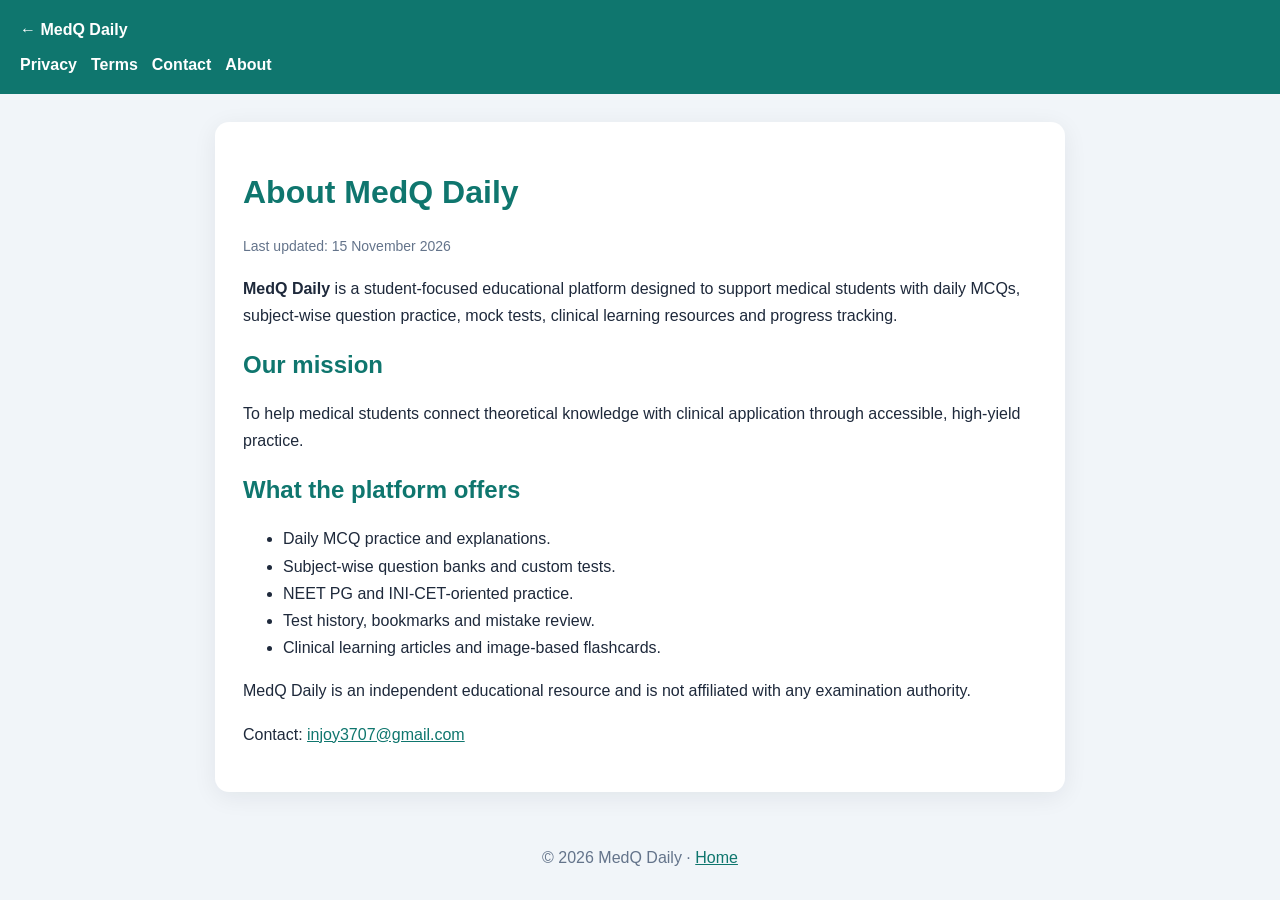
<file: about.html>
<!doctype html><html lang="en"><head><meta charset="utf-8"><meta name="viewport" content="width=device-width,initial-scale=1"><meta name="robots" content="index,follow"><link rel="icon" href="data:,"><title>About MedQ Daily | MedQ Daily</title><meta name="description" content="About the free medical MCQ and exam preparation platform MedQ Daily."><style>*{box-sizing:border-box}body{margin:0;background:#f1f5f9;color:#1e293b;font:16px/1.7 Arial,sans-serif}header{background:#0f766e;color:white;padding:16px 20px}header a{color:white;text-decoration:none;font-weight:bold}main{max-width:850px;margin:28px auto;padding:28px;background:white;border-radius:14px;box-shadow:0 5px 25px #0f172a12}h1,h2,h3{color:#0f766e;line-height:1.3}a{color:#0f766e}.muted{color:#64748b;font-size:14px}footer{text-align:center;padding:24px;color:#64748b}nav{display:flex;flex-wrap:wrap;gap:14px;margin-top:8px}@media(max-width:600px){main{margin:14px;padding:20px}}</style></head><body><header><a href="index.html">← MedQ Daily</a><nav><a href="privacy-policy.html">Privacy</a><a href="terms.html">Terms</a><a href="contact.html">Contact</a><a href="about.html">About</a></nav></header><main><h1>About MedQ Daily</h1><p class="muted">Last updated: 15 November 2026</p><p><strong>MedQ Daily</strong> is a student-focused educational platform designed to support medical students with daily MCQs, subject-wise question practice, mock tests, clinical learning resources and progress tracking.</p><h2>Our mission</h2><p>To help medical students connect theoretical knowledge with clinical application through accessible, high-yield practice.</p><h2>What the platform offers</h2><ul><li>Daily MCQ practice and explanations.</li><li>Subject-wise question banks and custom tests.</li><li>NEET PG and INI-CET-oriented practice.</li><li>Test history, bookmarks and mistake review.</li><li>Clinical learning articles and image-based flashcards.</li></ul><p>MedQ Daily is an independent educational resource and is not affiliated with any examination authority.</p><p>Contact: <a href="mailto:injoy3707@gmail.com">injoy3707@gmail.com</a></p></main><footer>© 2026 MedQ Daily · <a href="index.html">Home</a></footer></body></html>
</file>
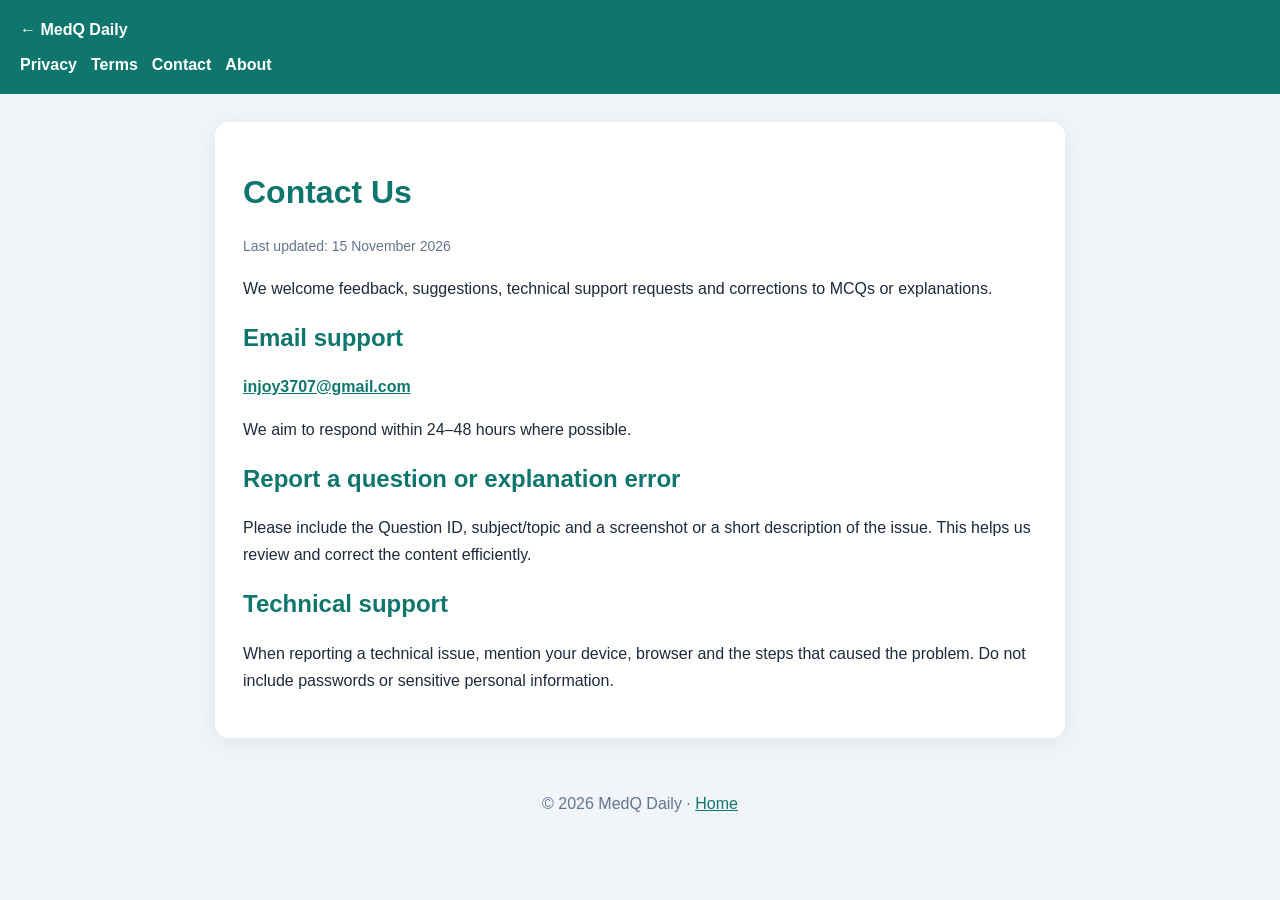
<file: contact.html>
<!doctype html><html lang="en"><head><meta charset="utf-8"><meta name="viewport" content="width=device-width,initial-scale=1"><meta name="robots" content="index,follow"><link rel="icon" href="data:,"><title>Contact Us | MedQ Daily</title><meta name="description" content="Contact MedQ Daily for support, suggestions and corrections."><style>*{box-sizing:border-box}body{margin:0;background:#f1f5f9;color:#1e293b;font:16px/1.7 Arial,sans-serif}header{background:#0f766e;color:white;padding:16px 20px}header a{color:white;text-decoration:none;font-weight:bold}main{max-width:850px;margin:28px auto;padding:28px;background:white;border-radius:14px;box-shadow:0 5px 25px #0f172a12}h1,h2,h3{color:#0f766e;line-height:1.3}a{color:#0f766e}.muted{color:#64748b;font-size:14px}footer{text-align:center;padding:24px;color:#64748b}nav{display:flex;flex-wrap:wrap;gap:14px;margin-top:8px}@media(max-width:600px){main{margin:14px;padding:20px}}</style></head><body><header><a href="index.html">← MedQ Daily</a><nav><a href="privacy-policy.html">Privacy</a><a href="terms.html">Terms</a><a href="contact.html">Contact</a><a href="about.html">About</a></nav></header><main><h1>Contact Us</h1><p class="muted">Last updated: 15 November 2026</p><p>We welcome feedback, suggestions, technical support requests and corrections to MCQs or explanations.</p><h2>Email support</h2><p><strong><a href="mailto:injoy3707@gmail.com">injoy3707@gmail.com</a></strong></p><p>We aim to respond within 24–48 hours where possible.</p><h2>Report a question or explanation error</h2><p>Please include the Question ID, subject/topic and a screenshot or a short description of the issue. This helps us review and correct the content efficiently.</p><h2>Technical support</h2><p>When reporting a technical issue, mention your device, browser and the steps that caused the problem. Do not include passwords or sensitive personal information.</p></main><footer>© 2026 MedQ Daily · <a href="index.html">Home</a></footer></body></html>
</file>
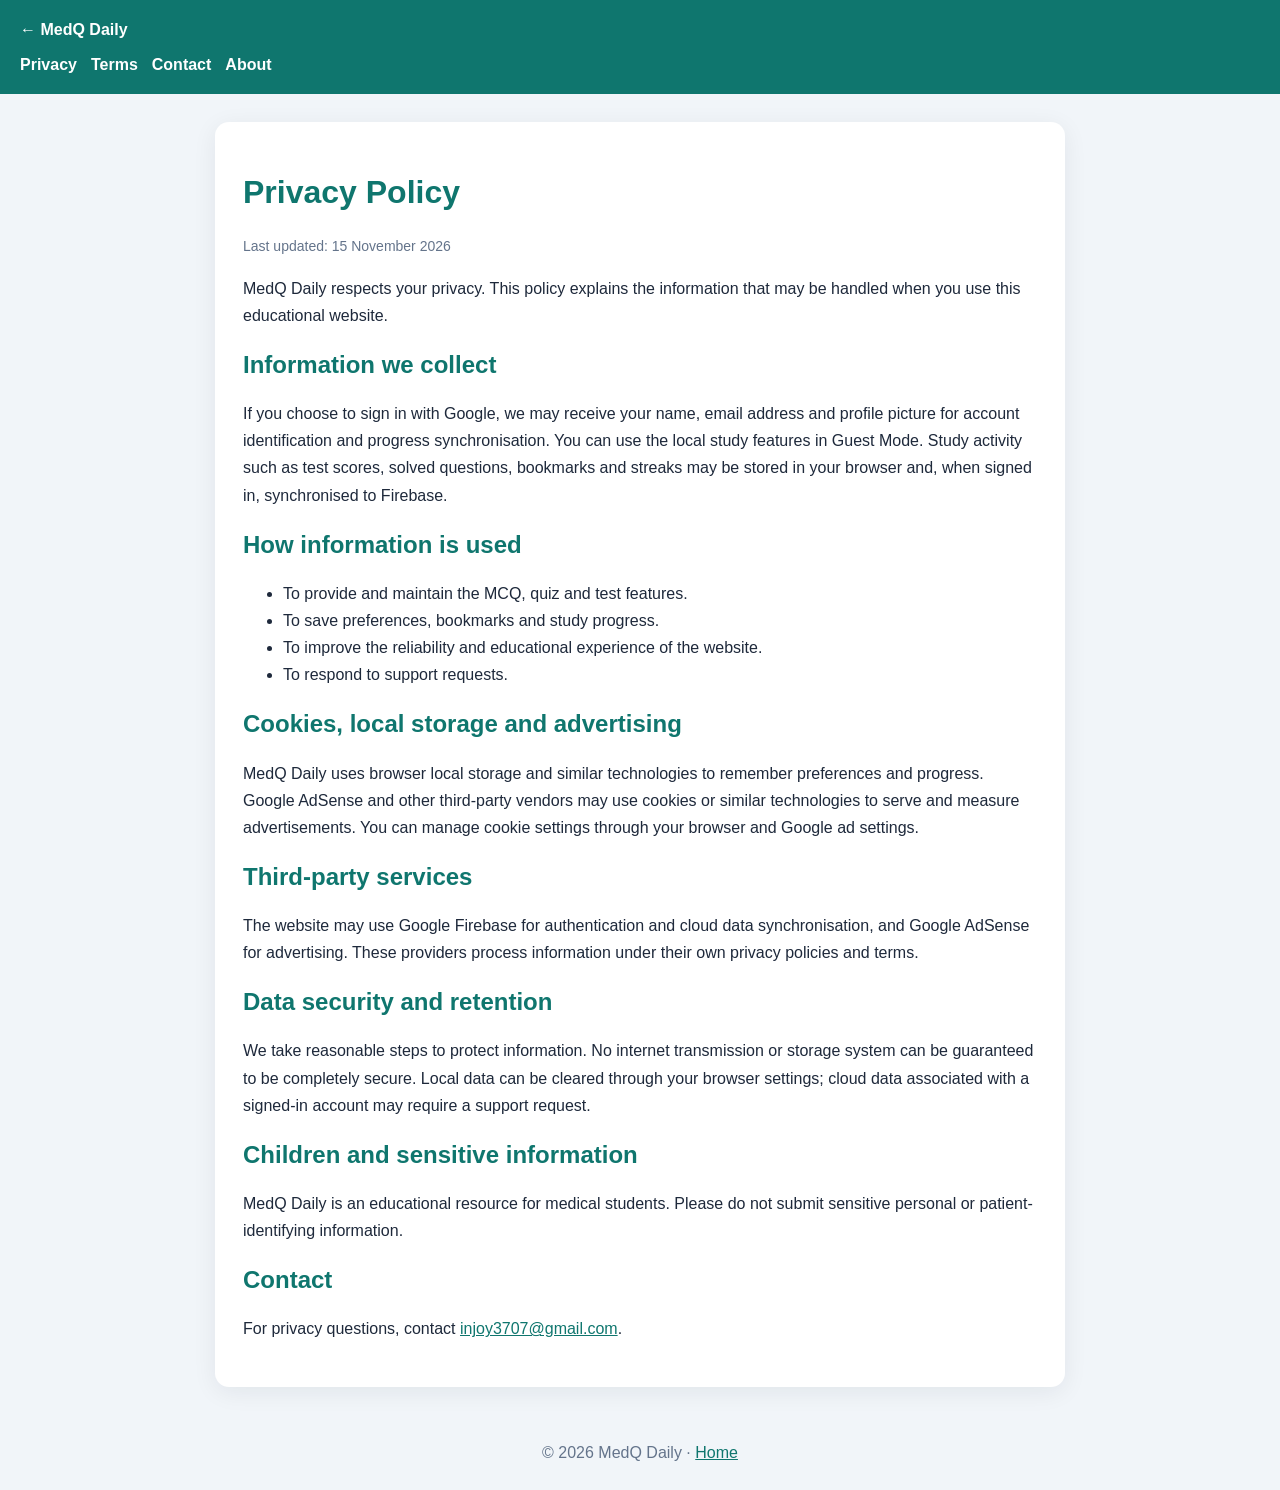
<file: privacy-policy.html>
<!doctype html><html lang="en"><head><meta charset="utf-8"><meta name="viewport" content="width=device-width,initial-scale=1"><meta name="robots" content="index,follow"><link rel="icon" href="data:,"><title>Privacy Policy | MedQ Daily</title><meta name="description" content="How MedQ Daily collects, uses and protects information."><style>*{box-sizing:border-box}body{margin:0;background:#f1f5f9;color:#1e293b;font:16px/1.7 Arial,sans-serif}header{background:#0f766e;color:white;padding:16px 20px}header a{color:white;text-decoration:none;font-weight:bold}main{max-width:850px;margin:28px auto;padding:28px;background:white;border-radius:14px;box-shadow:0 5px 25px #0f172a12}h1,h2,h3{color:#0f766e;line-height:1.3}a{color:#0f766e}.muted{color:#64748b;font-size:14px}footer{text-align:center;padding:24px;color:#64748b}nav{display:flex;flex-wrap:wrap;gap:14px;margin-top:8px}@media(max-width:600px){main{margin:14px;padding:20px}}</style></head><body><header><a href="index.html">← MedQ Daily</a><nav><a href="privacy-policy.html">Privacy</a><a href="terms.html">Terms</a><a href="contact.html">Contact</a><a href="about.html">About</a></nav></header><main><h1>Privacy Policy</h1><p class="muted">Last updated: 15 November 2026</p><p>MedQ Daily respects your privacy. This policy explains the information that may be handled when you use this educational website.</p><h2>Information we collect</h2><p>If you choose to sign in with Google, we may receive your name, email address and profile picture for account identification and progress synchronisation. You can use the local study features in Guest Mode. Study activity such as test scores, solved questions, bookmarks and streaks may be stored in your browser and, when signed in, synchronised to Firebase.</p><h2>How information is used</h2><ul><li>To provide and maintain the MCQ, quiz and test features.</li><li>To save preferences, bookmarks and study progress.</li><li>To improve the reliability and educational experience of the website.</li><li>To respond to support requests.</li></ul><h2>Cookies, local storage and advertising</h2><p>MedQ Daily uses browser local storage and similar technologies to remember preferences and progress. Google AdSense and other third-party vendors may use cookies or similar technologies to serve and measure advertisements. You can manage cookie settings through your browser and Google ad settings.</p><h2>Third-party services</h2><p>The website may use Google Firebase for authentication and cloud data synchronisation, and Google AdSense for advertising. These providers process information under their own privacy policies and terms.</p><h2>Data security and retention</h2><p>We take reasonable steps to protect information. No internet transmission or storage system can be guaranteed to be completely secure. Local data can be cleared through your browser settings; cloud data associated with a signed-in account may require a support request.</p><h2>Children and sensitive information</h2><p>MedQ Daily is an educational resource for medical students. Please do not submit sensitive personal or patient-identifying information.</p><h2>Contact</h2><p>For privacy questions, contact <a href="mailto:injoy3707@gmail.com">injoy3707@gmail.com</a>.</p></main><footer>© 2026 MedQ Daily · <a href="index.html">Home</a></footer></body></html>
</file>
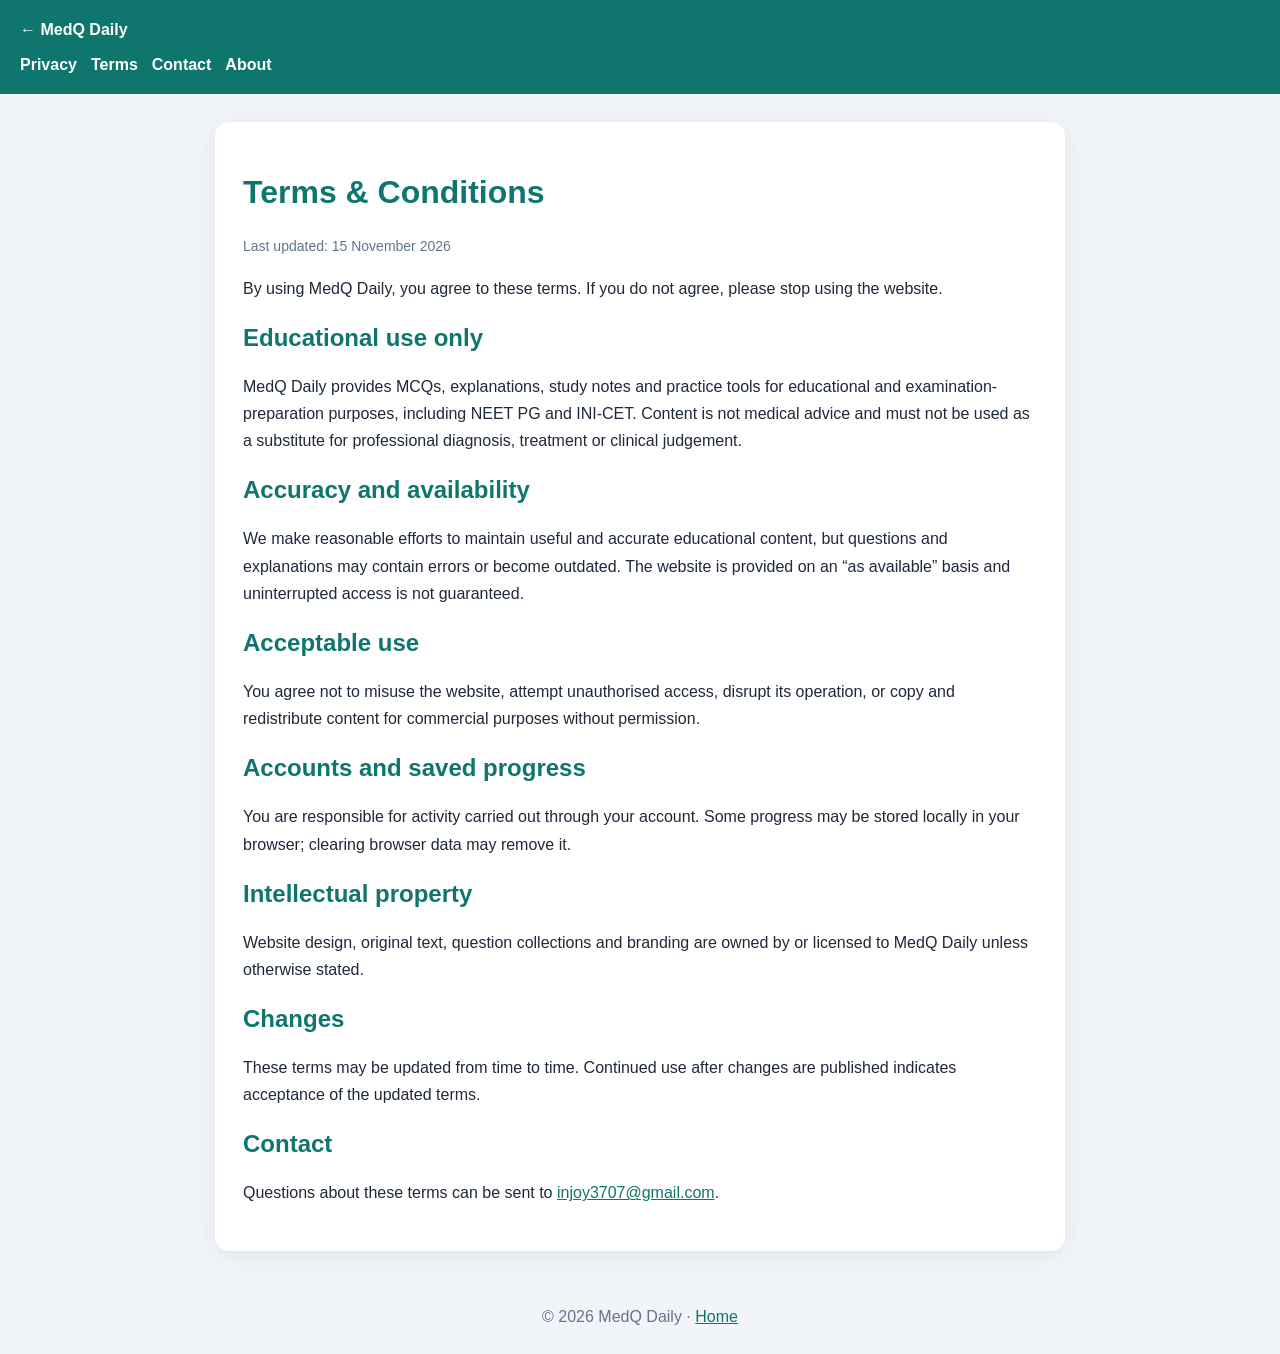
<file: terms.html>
<!doctype html><html lang="en"><head><meta charset="utf-8"><meta name="viewport" content="width=device-width,initial-scale=1"><meta name="robots" content="index,follow"><link rel="icon" href="data:,"><title>Terms & Conditions | MedQ Daily</title><meta name="description" content="Terms governing use of the MedQ Daily educational website."><style>*{box-sizing:border-box}body{margin:0;background:#f1f5f9;color:#1e293b;font:16px/1.7 Arial,sans-serif}header{background:#0f766e;color:white;padding:16px 20px}header a{color:white;text-decoration:none;font-weight:bold}main{max-width:850px;margin:28px auto;padding:28px;background:white;border-radius:14px;box-shadow:0 5px 25px #0f172a12}h1,h2,h3{color:#0f766e;line-height:1.3}a{color:#0f766e}.muted{color:#64748b;font-size:14px}footer{text-align:center;padding:24px;color:#64748b}nav{display:flex;flex-wrap:wrap;gap:14px;margin-top:8px}@media(max-width:600px){main{margin:14px;padding:20px}}</style></head><body><header><a href="index.html">← MedQ Daily</a><nav><a href="privacy-policy.html">Privacy</a><a href="terms.html">Terms</a><a href="contact.html">Contact</a><a href="about.html">About</a></nav></header><main><h1>Terms & Conditions</h1><p class="muted">Last updated: 15 November 2026</p><p>By using MedQ Daily, you agree to these terms. If you do not agree, please stop using the website.</p><h2>Educational use only</h2><p>MedQ Daily provides MCQs, explanations, study notes and practice tools for educational and examination-preparation purposes, including NEET PG and INI-CET. Content is not medical advice and must not be used as a substitute for professional diagnosis, treatment or clinical judgement.</p><h2>Accuracy and availability</h2><p>We make reasonable efforts to maintain useful and accurate educational content, but questions and explanations may contain errors or become outdated. The website is provided on an “as available” basis and uninterrupted access is not guaranteed.</p><h2>Acceptable use</h2><p>You agree not to misuse the website, attempt unauthorised access, disrupt its operation, or copy and redistribute content for commercial purposes without permission.</p><h2>Accounts and saved progress</h2><p>You are responsible for activity carried out through your account. Some progress may be stored locally in your browser; clearing browser data may remove it.</p><h2>Intellectual property</h2><p>Website design, original text, question collections and branding are owned by or licensed to MedQ Daily unless otherwise stated.</p><h2>Changes</h2><p>These terms may be updated from time to time. Continued use after changes are published indicates acceptance of the updated terms.</p><h2>Contact</h2><p>Questions about these terms can be sent to <a href="mailto:injoy3707@gmail.com">injoy3707@gmail.com</a>.</p></main><footer>© 2026 MedQ Daily · <a href="index.html">Home</a></footer></body></html>
</file>
